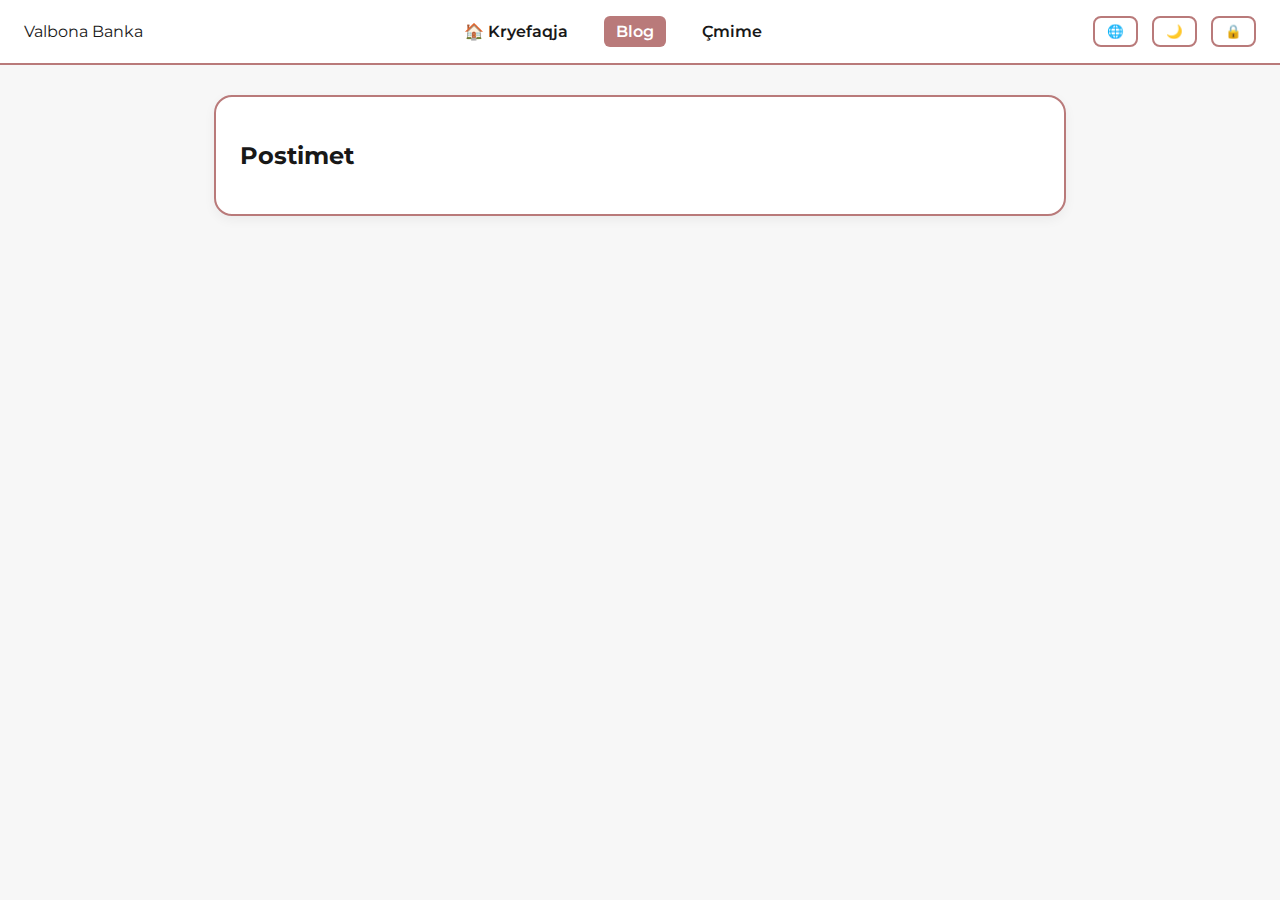
<file: blog&awards.html>
<!-- Unified Page with Modern Tabs (No Page Reload) -->
<!DOCTYPE html>
<html lang="sq">
<head>
  <meta charset="UTF-8" />
  <title>Valbona Banka - Blog dhe Çmime</title>
  <link href="https://fonts.googleapis.com/css2?family=Montserrat:wght@400;700&display=swap" rel="stylesheet" />
  <style>
    :root {
      --bg: #f7f7f7;
      --text: #181818;
      --accent: #b97a7a;
      --card: #fff;
    }
    body.dark-theme {
      --bg: #181818;
      --text: #f7f7f7;
      --accent: #b97a7a;
      --card: #222;
    }
    body {
      margin: 0;
      font-family: 'Montserrat', sans-serif;
      background: var(--bg);
      color: var(--text);
      transition: background 0.3s, color 0.3s;
    }
    .site-header {
      background: var(--card);
      padding: 16px 24px;
      display: flex;
      justify-content: space-between;
      align-items: center;
      border-bottom: 2px solid var(--accent);
      position: sticky;
      top: 0;
      z-index: 100;
    }
    nav a {
      margin: 0 10px;
      text-decoration: none;
      color: var(--text);
      font-weight: 600;
      cursor: pointer;
      padding: 6px 12px;
      border-radius: 6px;
      transition: background 0.3s;
    }
    nav a:hover, nav a.active-tab {
      background: var(--accent);
      color: #fff;
    }
    .toggle-btn {
      margin-left: 10px;
      background: none;
      border: 2px solid var(--accent);
      padding: 6px 12px;
      border-radius: 8px;
      cursor: pointer;
      color: var(--text);
      transition: background 0.3s, color 0.3s;
    }
    .toggle-btn:hover {
      background: var(--accent);
      color: #fff;
    }
    .editor, .awards-section, .blog-section, .login-section {
      display: none;
      max-width: 800px;
      margin: 30px auto;
      background: var(--card);
      padding: 24px;
      border-radius: 18px;
      border: 2px solid var(--accent);
      box-shadow: 0 4px 12px rgba(0,0,0,0.05);
      animation: fadeIn 0.4s ease-in-out;
    }
    .active-section {
      display: block;
    }
    @keyframes fadeIn {
      from { opacity: 0; transform: translateY(10px); }
      to { opacity: 1; transform: translateY(0); }
    }
    input, textarea, select {
      width: 100%; padding: 10px; margin-bottom: 14px;
      background: var(--bg);
      border: 1px solid var(--accent);
      color: var(--text);
      border-radius: 10px;
    }
    button {
      background: var(--accent); color: #fff; border: none;
      padding: 10px 18px; border-radius: 10px;
      font-weight: bold;
      cursor: pointer;
      transition: background 0.3s ease;
    }
    button:hover {
      background: #a25c5c;
    }
    .post, .award-item {
      margin-top: 20px;
      padding: 16px;
      border-radius: 12px;
      background: var(--bg);
      border-left: 4px solid var(--accent);
      transition: transform 0.2s ease;
    }
    .post:hover, .award-item:hover {
      transform: translateY(-3px);
    }
    .back-home {
      display: inline-block;
      margin-top: 20px;
      color: var(--accent);
      text-decoration: none;
      font-weight: bold;
      transition: color 0.3s;
    }
    .back-home:hover {
      color: #a25c5c;
    }
  </style>
</head>
<body>
  <header class="site-header">
    <div class="site-title">Valbona Banka</div>
    <nav>
      <a href="index.html">🏠 Kryefaqja</a>
      <a id="tab-blog" onclick="showSection('blog')" class="active-tab">Blog</a>
      <a id="tab-awards" onclick="showSection('awards')">Çmime</a>
    </nav>
    <div>
      <button onclick="toggleLang()" class="toggle-btn">🌐</button>
      <button onclick="toggleTheme()" class="toggle-btn" id="theme-btn">🌙</button>
      <button onclick="showSection('login')" class="toggle-btn">🔒</button>
    </div>
  </header>

  <section id="blog" class="blog-section active-section">
    <h2>Postimet</h2>
    <div id="blog-posts"></div>
  </section>

  <section id="awards" class="awards-section">
    <h2>Çmime dhe Vlerësime</h2>
    <div id="award-list"></div>
  </section>

  <section id="editor" class="editor">
    <h3>Shto përmbajtje të re</h3>
    <select id="editor-type">
      <option value="blog">Blog</option>
      <option value="award">Çmim</option>
    </select>
    <input id="editor-title" type="text" placeholder="Titulli" />
    <textarea id="editor-body" rows="5" placeholder="Përmbajtja..."></textarea>
    <button onclick="addContent()">Shto</button>
  </section>

  <section id="login" class="login-section">
    <h3>Hyr si Administrator</h3>
    <input id="admin-password" type="password" placeholder="Fjalëkalimi" />
    <button onclick="adminLogin()">Hyr</button>
  </section>

  <script>
    const ADMIN_PASS = "valbona2025";
    let isAdmin = false;

    function showSection(id) {
      document.querySelectorAll('section').forEach(s => s.classList.remove('active-section'));
      document.getElementById(id).classList.add('active-section');
      document.querySelectorAll('nav a').forEach(a => a.classList.remove('active-tab'));
      const tab = document.getElementById('tab-' + id);
      if (tab) tab.classList.add('active-tab');
    }

    function toggleTheme() {
      const dark = document.body.classList.toggle('dark-theme');
      localStorage.setItem('prefers-dark', dark);
    }

    function toggleLang() {
      alert('Për momentin, shumëgjuhësia nuk është aktivizuar.');
    }

    function adminLogin() {
      const pass = document.getElementById('admin-password').value;
      if (pass === ADMIN_PASS) {
        isAdmin = true;
        document.getElementById('editor').style.display = 'block';
        document.getElementById('login').style.display = 'none';
        alert('Hyrja si admin u krye me sukses.');
      } else {
        alert("Gabim!");
      }
    }

    function addContent() {
      const type = document.getElementById('editor-type').value;
      const title = document.getElementById('editor-title').value.trim();
      const body = document.getElementById('editor-body').value.trim();
      if (!title || !body) return alert("Plotëso të gjitha fushat");

      const item = { title, body, date: new Date().toLocaleDateString("sq-AL") };
      const key = type === 'blog' ? 'posts' : 'awards';
      const list = JSON.parse(localStorage.getItem(key)) || [];
      list.push(item);
      localStorage.setItem(key, JSON.stringify(list));
      document.getElementById('editor-title').value = '';
      document.getElementById('editor-body').value = '';
      loadContent();
    }

    function loadContent() {
      const posts = JSON.parse(localStorage.getItem("posts")) || [];
      const awards = JSON.parse(localStorage.getItem("awards")) || [];

      document.getElementById("blog-posts").innerHTML = posts.map(p => `
        <div class="post">
          <h3>${p.title}</h3>
          <small>${p.date}</small>
          <p>${p.body.replace(/\n/g, '<br>')}</p>
        </div>`).reverse().join("");

      document.getElementById("award-list").innerHTML = awards.map(a => `
        <div class="award-item">
          <h3>${a.title}</h3>
          <small>${a.date}</small>
          <p>${a.body.replace(/\n/g, '<br>')}</p>
        </div>`).reverse().join("");
    }

    document.addEventListener("DOMContentLoaded", () => {
      const prefersDark = localStorage.getItem("prefers-dark") === "true";
      if (prefersDark) document.body.classList.add("dark-theme");
      loadContent();
    });
  </script>
</body>
</html>
</file>
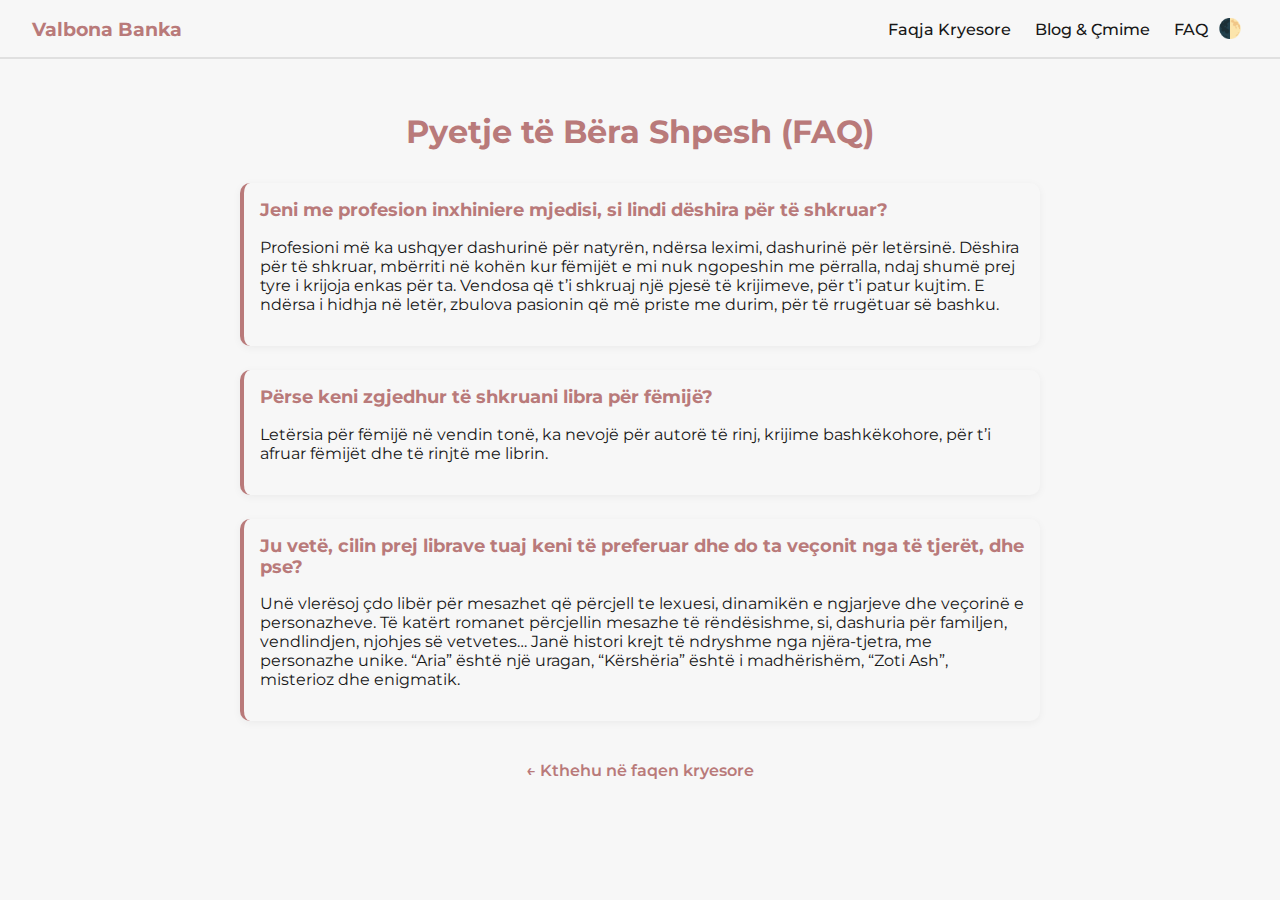
<file: faq.html>
<!DOCTYPE html>
<html lang="en">
<head>
  <meta charset="UTF-8" />
  <meta name="viewport" content="width=device-width, initial-scale=1.0" />
  <title>FAQ - Valbona Banka</title>
  <link href="https://fonts.googleapis.com/css2?family=Montserrat:wght@400;700&display=swap" rel="stylesheet" />
  <style>
    :root {
      --bg: #f7f7f7;
      --text: #181818;
      --accent: #b97a7a;
      --border: #e0e0e0;
    }
    body.dark-theme {
      --bg: #181818;
      --text: #f7f7f7;
      --accent: #b97a7a;
      --border: #444;
    }

    body {
      margin: 0;
      font-family: 'Montserrat', sans-serif;
      background: var(--bg);
      color: var(--text);
      transition: background 0.3s, color 0.3s;
    }

    header {
      padding: 16px 32px;
      background: var(--bg);
      border-bottom: 2px solid var(--border);
      display: flex;
      justify-content: space-between;
      align-items: center;
    }

    header .logo {
      font-weight: 700;
      font-size: 1.2rem;
      color: var(--accent);
    }

    nav a {
      margin-left: 20px;
      text-decoration: none;
      color: var(--text);
      font-weight: 500;
    }

    nav a:hover {
      color: var(--accent);
    }

    .toggle-btn {
      background: none;
      border: none;
      font-size: 1.2rem;
      cursor: pointer;
      color: var(--text);
    }

    main {
      padding: 32px;
      max-width: 800px;
      margin: auto;
    }

    h1 {
      text-align: center;
      color: var(--accent);
    }

    .faq {
      margin-top: 32px;
    }

    .faq-item {
      margin-bottom: 24px;
      border-left: 4px solid var(--accent);
      padding: 16px;
      background: var(--bg);
      box-shadow: 0 2px 8px rgba(0,0,0,0.05);
      border-radius: 10px;
    }

    .faq-item h3 {
      margin-top: 0;
      font-size: 1.1rem;
      color: var(--accent);
    }

    .back-home {
      margin-top: 40px;
      text-align: center;
    }

    .back-home a {
      color: var(--accent);
      font-weight: 600;
      text-decoration: none;
    }
  </style>
</head>
<body>
  <header>
    <div class="logo">Valbona Banka</div>
    <nav>
      <a href="index.html" data-i18n="homepage">Faqja Kryesore</a>
      <a href="blog&awards.html">Blog & Çmime</a>
      <a href="faq.html">FAQ</a>
      <button class="toggle-btn" id="theme-toggle">🌓</button>
    </nav>
  </header>
  <main>
    <h1>Pyetje të Bëra Shpesh (FAQ)</h1>
    <section class="faq">
      <div class="faq-item">
        <h3>Jeni me profesion inxhiniere mjedisi, si lindi dëshira për të shkruar?</h3>
        <p>Profesioni më ka ushqyer dashurinë për natyrën, ndërsa leximi, dashurinë për letërsinë. Dëshira për të shkruar, mbërriti në kohën kur fëmijët e mi nuk ngopeshin me përralla, ndaj shumë prej tyre i krijoja enkas për ta. Vendosa që t’i shkruaj një pjesë të krijimeve, për t’i patur kujtim. E ndërsa i hidhja në letër, zbulova pasionin që më priste me durim, për të rrugëtuar së bashku.</p>
      </div>
      <div class="faq-item">
        <h3>Përse keni zgjedhur të shkruani libra për fëmijë?</h3>
        <p>Letërsia për fëmijë në vendin tonë, ka nevojë për autorë të rinj, krijime bashkëkohore, për t’i afruar fëmijët dhe të rinjtë me librin.</p>
      </div>
      <div class="faq-item">
        <h3>Ju vetë, cilin prej librave tuaj keni të preferuar dhe do ta veçonit nga të tjerët, dhe pse?</h3>
        <p>Unë vlerësoj çdo libër për mesazhet që përcjell te lexuesi, dinamikën e ngjarjeve dhe veçorinë e personazheve. Të katërt romanet përcjellin mesazhe të rëndësishme, si, dashuria për familjen, vendlindjen, njohjes së vetvetes… Janë histori krejt të ndryshme nga njëra-tjetra, me personazhe unike. “Aria” është një uragan, “Kërshëria” është i madhërishëm, “Zoti Ash”, misterioz dhe enigmatik.</p>
      </div>
    </section>
    <div class="back-home">
      <a href="index.html">← Kthehu në faqen kryesore</a>
    </div>
  </main>
  <script>
    document.getElementById('theme-toggle').addEventListener('click', () => {
      document.body.classList.toggle('dark-theme');
      const prefersDark = document.body.classList.contains('dark-theme');
      localStorage.setItem('prefers-dark', prefersDark);
    });

    document.addEventListener('DOMContentLoaded', () => {
      if (localStorage.getItem('prefers-dark') === 'true') {
        document.body.classList.add('dark-theme');
      }
    });
  </script>
</body>
</html>
</file>
